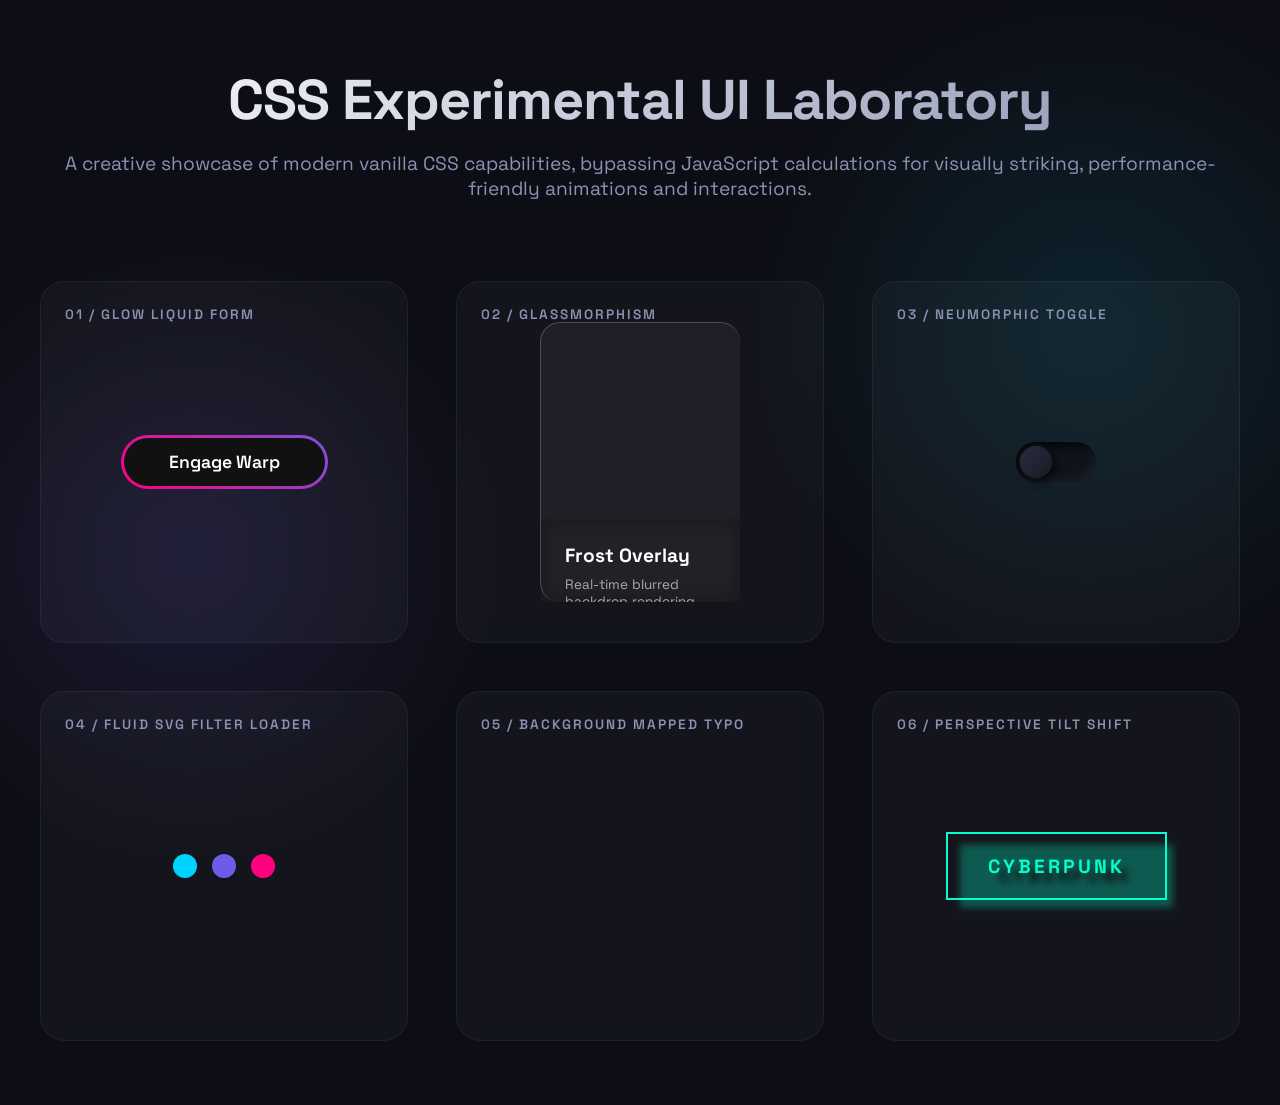
<file: index.html>
<!DOCTYPE html>
<html lang="en">
<head>
  <meta charset="UTF-8">
  <meta name="viewport" content="width=device-width, initial-scale=1.0">
  <title>CSS Component Laboratory</title>
  <link href="https://fonts.googleapis.com/css2?family=Space+Grotesk:wght@300;400;600;700&display=swap" rel="stylesheet">
  <style>
    :root {
      --bg-color: #0d0e15;
      --text-main: #ffffff;
      --text-muted: #8b92b2;
      --accent: #6c5ce7;
      --accent-glow: rgba(108, 92, 231, 0.4);
    }
    
    * {
      box-sizing: border-box;
      margin: 0;
      padding: 0;
      font-family: 'Space Grotesk', sans-serif;
    }

    body {
      background-color: var(--bg-color);
      color: var(--text-main);
      min-height: 100vh;
      display: flex;
      flex-direction: column;
      align-items: center;
      padding: 4rem 2rem;
      background-image: 
        radial-gradient(circle at 15% 50%, rgba(108, 92, 231, 0.15), transparent 25%),
        radial-gradient(circle at 85% 30%, rgba(0, 212, 255, 0.1), transparent 25%);
    }

    header {
      text-align: center;
      margin-bottom: 5rem;
    }

    h1 {
      font-size: 3.5rem;
      font-weight: 700;
      letter-spacing: -1px;
      margin-bottom: 1rem;
      background: linear-gradient(135deg, #fff, #8b92b2);
      -webkit-background-clip: text;
      -webkit-text-fill-color: transparent;
    }

    p.subtitle {
      color: var(--text-muted);
      font-size: 1.2rem;
      max-w: 600px;
      margin: auto;
    }

    .grid {
      display: grid;
      grid-template-columns: repeat(auto-fit, minmax(320px, 1fr));
      gap: 3rem;
      width: 100%;
      max-width: 1200px;
    }

    .experiment-container {
      background: rgba(255, 255, 255, 0.03);
      border: 1px solid rgba(255, 255, 255, 0.05);
      border-radius: 24px;
      padding: 2.5rem;
      display: flex;
      flex-direction: column;
      align-items: center;
      justify-content: center;
      min-height: 350px;
      position: relative;
      overflow: hidden;
      backdrop-filter: blur(10px);
      transition: transform 0.3s ease, box-shadow 0.3s ease;
    }

    .experiment-container:hover {
      transform: translateY(-5px);
      box-shadow: 0 20px 40px rgba(0,0,0,0.4);
      border-color: rgba(255, 255, 255, 0.1);
    }

    .exp-title {
      position: absolute;
      top: 1.5rem;
      left: 1.5rem;
      font-size: 0.85rem;
      font-weight: 600;
      color: var(--text-muted);
      text-transform: uppercase;
      letter-spacing: 2px;
    }

    /* ==========================================================
       EXPERIMENT 1: NEON LIQUID GLOW BUTTON
       ========================================================== */
    .liquid-btn {
      position: relative;
      padding: 1rem 3rem;
      font-size: 1.1rem;
      font-weight: 600;
      color: white;
      background: transparent;
      border: none;
      cursor: pointer;
      outline: none;
      border-radius: 50px;
    }

    .liquid-btn span {
      position: relative;
      z-index: 10;
    }

    .liquid-btn::before, .liquid-btn::after {
      content: '';
      position: absolute;
      top: 0; left: 0; right: 0; bottom: 0;
      border-radius: 50px;
      z-index: 1;
      transition: 0.5s;
    }

    .liquid-btn::before {
      background: linear-gradient(45deg, #ff007f, #6c5ce7, #00d2ff, #00ff87);
      background-size: 400%;
      animation: glowing 15s linear infinite;
    }

    .liquid-btn::after {
      background: #111;
      top: 3px; left: 3px; right: 3px; bottom: 3px;
    }
    
    .liquid-btn:hover::before {
      filter: blur(20px);
    }
    
    @keyframes glowing {
      0% { background-position: 0 0; }
      50% { background-position: 400% 0; }
      100% { background-position: 0 0; }
    }


    /* ==========================================================
       EXPERIMENT 2: GLASSMORPHISM HOVER CARD
       ========================================================== */
    .glass-card {
      width: 200px;
      height: 280px;
      background: rgba(255, 255, 255, 0.05);
      border-radius: 20px;
      overflow: hidden;
      display: flex;
      flex-direction: column;
      position: relative;
      cursor: pointer;
      border-top: 1px solid rgba(255, 255, 255, 0.2);
      border-left: 1px solid rgba(255, 255, 255, 0.2);
    }

    .glass-card::before {
      content: '';
      position: absolute;
      top: -150px; left: -150px;
      width: 300px; height: 300px;
      background: radial-gradient(circle, rgba(255,255,255,0.2) 0%, transparent 60%);
      opacity: 0;
      transition: opacity 0.4s;
      pointer-events: none;
    }

    .glass-card:hover::before { opacity: 1; }

    .card-content {
      padding: 1.5rem;
      margin-top: auto;
      transform: translateY(100px);
      transition: transform 0.4s cubic-bezier(0.175, 0.885, 0.32, 1.275);
      background: rgba(0,0,0,0.3);
      backdrop-filter: blur(10px);
    }

    .glass-card:hover .card-content { transform: translateY(0); }
    
    .glass-card h3 { font-size: 1.2rem; margin-bottom: 0.5rem; }
    .glass-card p { font-size: 0.85rem; color: #aaa; }


    /* ==========================================================
       EXPERIMENT 3: NEUMORPHIC DARK TOGGLE
       ========================================================== */
    .toggle-wrapper { display: flex; align-items: center; gap: 1rem; }
    
    .nm-toggle {
      width: 80px; height: 40px;
      appearance: none;
      background: #11131c;
      border-radius: 40px;
      position: relative;
      outline: none;
      cursor: pointer;
      box-shadow: 
        inset 4px 4px 8px rgba(0,0,0,0.8),
        inset -4px -4px 8px rgba(255,255,255,0.05);
      transition: 0.3s ease;
    }

    .nm-toggle::after {
      content: '';
      position: absolute;
      width: 32px; height: 32px;
      top: 4px; left: 4px;
      border-radius: 50%;
      background: linear-gradient(135deg, #2a2d3e, #181a25);
      box-shadow: 
        4px 4px 8px rgba(0,0,0,0.6),
        -2px -2px 4px rgba(255,255,255,0.05);
      transition: 0.3s cubic-bezier(0.68, -0.55, 0.265, 1.55);
    }

    .nm-toggle:checked { background: #1a1532; }
    
    .nm-toggle:checked::after {
      left: 44px;
      background: linear-gradient(135deg, #8c7ae6, #6c5ce7);
      box-shadow: 
        0 0 15px rgba(108, 92, 231, 0.6),
        inset 2px 2px 4px rgba(255,255,255,0.3);
    }


    /* ==========================================================
       EXPERIMENT 4: LIQUID PRELOADER SPINNER
       ========================================================== */
    .loader {
      display: flex;
      gap: 15px;
      filter: url('#goo');
    }

    .blob {
      width: 24px; height: 24px;
      border-radius: 50%;
      background: #00d2ff;
      animation: morphing 1.5s cubic-bezier(0.4, 0, 0.2, 1) infinite alternate;
    }

    .blob:nth-child(2) { animation-delay: 0.2s; background: #6c5ce7; }
    .blob:nth-child(3) { animation-delay: 0.4s; background: #ff007f; }

    @keyframes morphing {
      0% { transform: translateY(0) scale(1); opacity: 0.5; }
      100% { transform: translateY(-30px) scale(1.5); opacity: 1; }
    }


    /* ==========================================================
       EXPERIMENT 5: TEXT CLIPPING MASK
       ========================================================== */
    .clip-text {
      font-size: 5rem;
      font-weight: 800;
      color: transparent;
      background-image: url('https://images.unsplash.com/photo-1618005182384-a83a8bd57fbe?q=80&w=2564&auto=format&fit=crop');
      background-size: cover;
      background-position: center;
      -webkit-background-clip: text;
      animation: panText 20s linear infinite;
    }

    @keyframes panText {
      0% { background-position: 0% 50%; }
      50% { background-position: 100% 50%; }
      100% { background-position: 0% 50%; }
    }


    /* ==========================================================
       EXPERIMENT 6: CYBERPUNK 3D TILT BUTTON
       ========================================================== */
    .tilt-wrapper { perspective: 1000px; }
    .cyber-btn {
      padding: 1.2rem 2.5rem;
      background: transparent;
      color: #00ffcc;
      font-size: 1.2rem;
      font-weight: bold;
      letter-spacing: 3px;
      text-transform: uppercase;
      border: 2px solid #00ffcc;
      position: relative;
      cursor: pointer;
      transform-style: preserve-3d;
      transition: transform 0.1s;
    }

    .cyber-btn::before {
      content: 'CYBERPUNK';
      position: absolute;
      top: 0; left: 0; width: 100%; height: 100%;
      background: #00ffcc;
      color: #000;
      display: flex; align-items: center; justify-content: center;
      transform: translateZ(-20px) translateY(10px) translateX(10px);
      transition: 0.3s;
      opacity: 0.3;
      filter: blur(4px);
    }
    
    .cyber-btn:hover {
      transform: rotateX(15deg) rotateY(-15deg);
      box-shadow: -10px 10px 30px rgba(0,255,204,0.2);
    }
  </style>
</head>
<body>

  <header>
    <h1>CSS Experimental UI Laboratory</h1>
    <p class="subtitle">A creative showcase of modern vanilla CSS capabilities, bypassing JavaScript calculations for visually striking, performance-friendly animations and interactions.</p>
  </header>

  <div class="grid">
    
    <!-- Ex 1 -->
    <div class="experiment-container">
      <div class="exp-title">01 / Glow Liquid Form</div>
      <button class="liquid-btn"><span>Engage Warp</span></button>
    </div>

    <!-- Ex 2 -->
    <div class="experiment-container">
      <div class="exp-title">02 / Glassmorphism</div>
      <div class="glass-card">
        <div class="card-content">
          <h3>Frost Overlay</h3>
          <p>Real-time blurred backdrop rendering using CSS filters combined with dynamic gradient opacity loops.</p>
        </div>
      </div>
    </div>

    <!-- Ex 3 -->
    <div class="experiment-container">
      <div class="exp-title">03 / Neumorphic Toggle</div>
      <div class="toggle-wrapper">
        <input type="checkbox" class="nm-toggle" id="modeSwitch">
      </div>
    </div>

    <!-- Ex 4 -->
    <div class="experiment-container">
      <div class="exp-title">04 / Fluid SVG Filter Loader</div>
      
      <!-- SVG Filter needed for gooey effect -->
      <svg style="width:0;height:0;position:absolute;">
        <defs>
          <filter id="goo">
            <feGaussianBlur in="SourceGraphic" stdDeviation="8" result="blur" />
            <feColorMatrix in="blur" mode="matrix" values="1 0 0 0 0  0 1 0 0 0  0 0 1 0 0  0 0 0 18 -7" result="goo" />
            <feBlend in="SourceGraphic" in2="goo" />
          </filter>
        </defs>
      </svg>
      
      <div class="loader">
        <div class="blob"></div>
        <div class="blob"></div>
        <div class="blob"></div>
      </div>
    </div>

    <!-- Ex 5 -->
    <div class="experiment-container">
      <div class="exp-title">05 / Background Mapped Typo</div>
      <h2 class="clip-text">CSS3</h2>
    </div>

    <!-- Ex 6 -->
    <div class="experiment-container">
      <div class="exp-title">06 / Perspective Tilt Shift</div>
      <div class="tilt-wrapper">
        <button class="cyber-btn">CYBERPUNK</button>
      </div>
      <!-- Simple manual JS just to handle true 3D tracking mathematically for perfection -->
      <script>
        const btn = document.querySelector('.cyber-btn');
        btn.addEventListener('mousemove', (e) => {
          const rect = btn.getBoundingClientRect();
          const x = e.clientX - rect.left;
          const y = e.clientY - rect.top;
          const rotateX = ((y / rect.height) - 0.5) * -30;
          const rotateY = ((x / rect.width) - 0.5) * 30;
          btn.style.transform = `rotateX(${rotateX}deg) rotateY(${rotateY}deg)`;
        });
        btn.addEventListener('mouseleave', () => {
          btn.style.transform = 'rotateX(0) rotateY(0)';
        });
      </script>
    </div>

  </div>

</body>
</html>
</file>
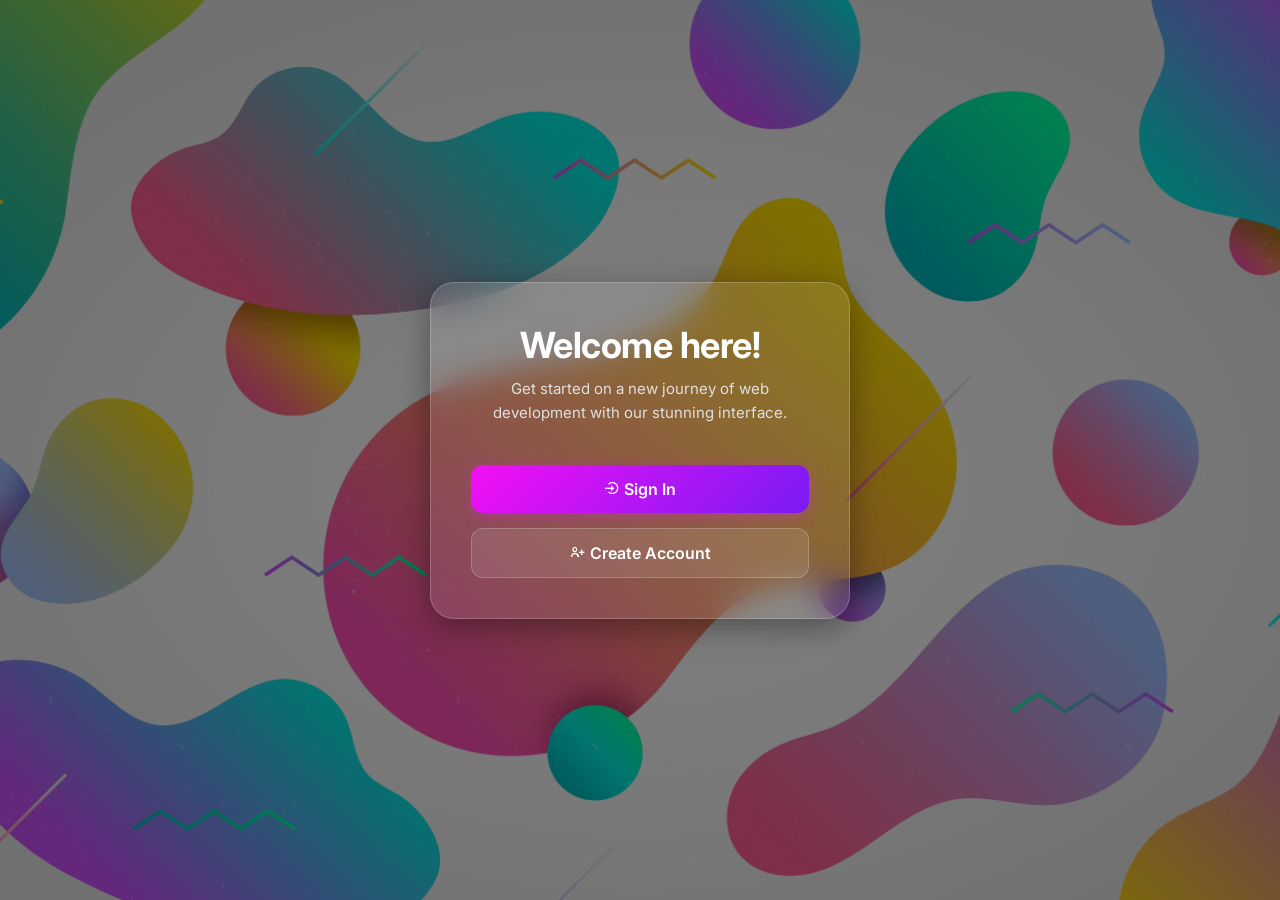
<file: 3-view-login-page/index.html>
<!DOCTYPE html>
<html lang="en">
<head>
    <meta charset="UTF-8">
    <meta name="viewport" content="width=device-width, initial-scale=1.0">
    <title>Welcome - Modern UI</title>
    <!-- Boxicons for beautiful icons -->
    <link href='https://unpkg.com/boxicons@2.1.4/css/boxicons.min.css' rel='stylesheet'>
    <link rel="stylesheet" href="style.css">
</head>
<body>
    <div class="glass-panel text-center">
        <h1>Welcome here!</h1>
        <p>Get started on a new journey of web development with our stunning interface.</p>
        
        <div style="margin-top: 40px;">
            <a href="sign_in.html" class="btn-primary">
                <i class='bx bx-log-in-circle'></i> Sign In
            </a>
            <a href="sign-up.html" class="btn-secondary">
                <i class='bx bx-user-plus'></i> Create Account
            </a>
        </div>
    </div>
</body>
</html>
</file>
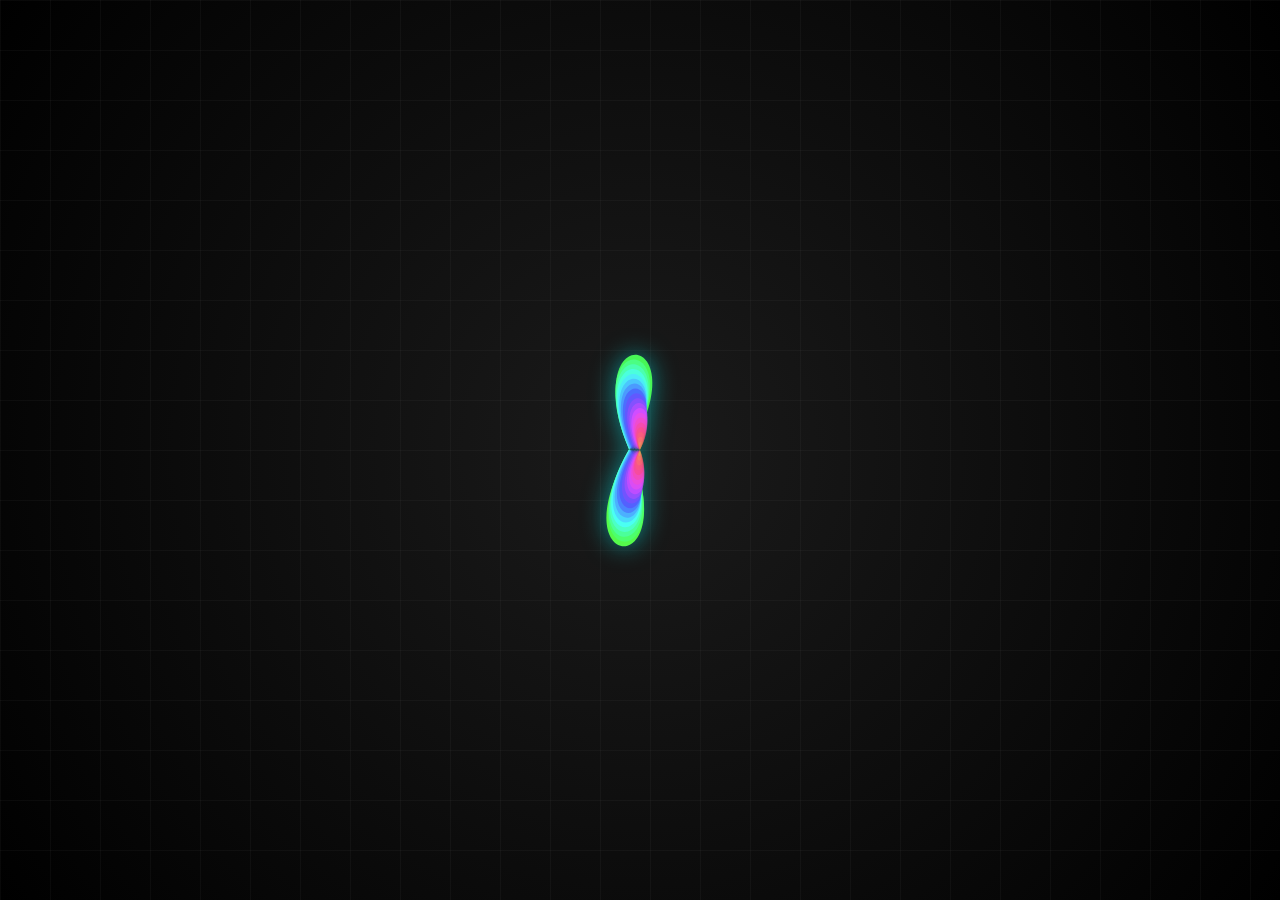
<file: Cursor-worm/index.html>
<!DOCTYPE html>
<html lang="en">
<head>
  <meta charset="UTF-8" />
  <meta name="viewport" content="width=device-width, initial-scale=1.0">
  <title>Neon Cursor Worm</title>
  <style>
    body {
      margin: 0;
      background: radial-gradient(circle at center, #1b1b1b, #000000);
      overflow: hidden;
      cursor: crosshair;
    }
    svg {
      width: 100vw;
      height: 100vh;
      display: block;
      /* Add a glowing neon shadow effect to the entire SVG space */
      filter: drop-shadow(0 0 12px rgba(0, 255, 255, 0.5));
    }
    .grid {
      position: absolute;
      top: 0; left: 0; width: 100vw; height: 100vh;
      background-size: 50px 50px;
      /* Subtle cyberpunk background grid */
      background-image: 
        linear-gradient(to right, rgba(255,255,255,0.03) 1px, transparent 1px),
        linear-gradient(to bottom, rgba(255,255,255,0.03) 1px, transparent 1px);
      z-index: -1;
    }
  </style>
</head>
<body>
  <div class="grid"></div>
  <svg id="canvas" xmlns="http://www.w3.org/2000/svg">
    <defs>
      <!-- Define the worm body shape without hardcoded fill to allow JS dynamic coloring -->
      <path id="seg" d="M0,0 C-20,-40 20,-40 0,0 Z" />
    </defs>
  </svg>

  <script>
    const svg = document.getElementById("canvas");
    const N = 45; // Length of the worm
    const elems = [];
    let frm = 0;
    const rad = 1.2;
    let width = window.innerWidth;
    let height = window.innerHeight;

    // Handle Window Resize dynamically
    window.addEventListener('resize', () => {
      width = window.innerWidth;
      height = window.innerHeight;
    });

    const pointer = { x: width / 2, y: height / 2 };
    
    // Desktop Mouse Tracking
    window.addEventListener("mousemove", (e) => {
      pointer.x = e.clientX;
      pointer.y = e.clientY;
    });
    
    // Mobile Touch Tracking
    window.addEventListener("touchmove", (e) => {
      pointer.x = e.touches[0].clientX;
      pointer.y = e.touches[0].clientY;
    });

    // Generate instances of the SVG segment path
    for (let i = 0; i < N; i++) {
      const use = document.createElementNS("http://www.w3.org/2000/svg", "use");
      use.setAttributeNS("http://www.w3.org/1999/xlink", "href", "#seg");
      svg.appendChild(use);
      elems.push({ x: pointer.x, y: pointer.y, use });
    }

    // Animation Loop
    const run = () => {
      frm += 0.03; // Speed of the color cycle and organic wobble
      requestAnimationFrame(run);

      let head = elems[0];
      
      // Organic drifting logic (so it moves even when the mouse is still)
      const ax = (Math.cos(3 * frm) * rad * width) / height;
      const ay = (Math.sin(4 * frm) * rad * height) / width;

      // Elastic pull towards the pointer location
      head.x += (ax + pointer.x - head.x) / 8;
      head.y += (ay + pointer.y - head.y) / 8;

      // Kinematics: the body segments naturally follow the head
      for (let i = 1; i < N; i++) {
        let e = elems[i];
        let ep = elems[i - 1];
        const a = Math.atan2(e.y - ep.y, e.x - ep.x);

        e.x += (ep.x - e.x + (Math.cos(a) * (100 - i)) / 5) / 4;
        e.y += (ep.y - e.y + (Math.sin(a) * (100 - i)) / 5) / 4;

        // Shrink the segments at the tail end
        const s = (162 + 4 * (1 - i)) / 50;

        e.use.setAttribute("transform", `translate(${(ep.x + e.x) / 2}, ${(ep.y + e.y) / 2}) rotate(${(180 / Math.PI) * a}) scale(${s})`);
        
        // Update coloring dynamically using Math and Frame counts for a "Rainbow Neon" effect
        const hue = (frm * 60 + i * 8) % 360;
        e.use.setAttribute("fill", `hsl(${hue}, 100%, 65%)`);
        e.use.setAttribute("opacity", Math.max(0.1, (N - i) / N)); // Tail becomes slightly transparent
      }
    };
    
    run();
  </script>
</body>
</html>
</file>
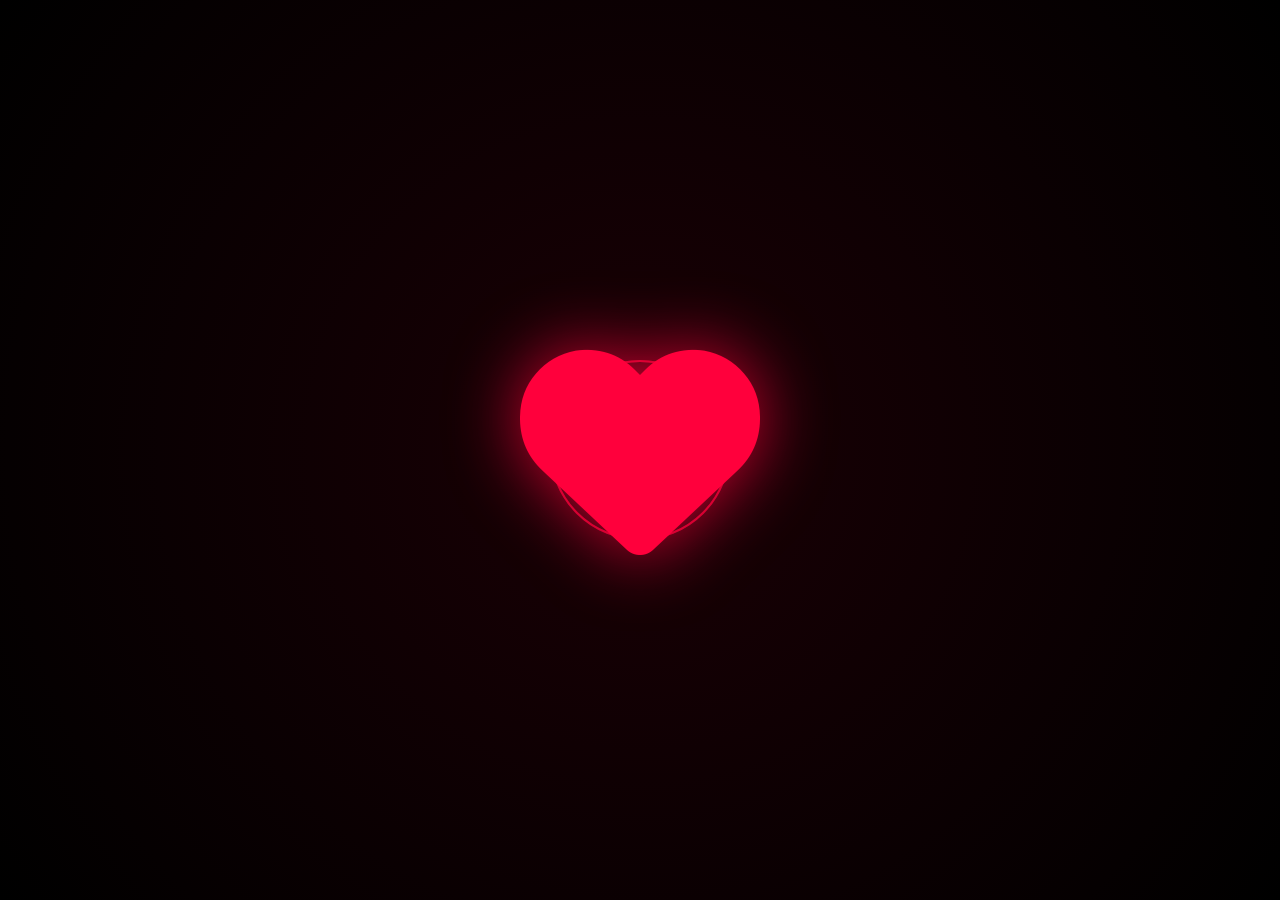
<file: Heart-Beat-animation/index.html>
<!DOCTYPE html>
<html lang="en">
<head>
    <meta charset="UTF-8">
    <meta name="viewport" content="width=device-width, initial-scale=1.0">
    <title>Realistic Heartbeat Animation</title>
    <!-- FontAwesome Vector Icon -->
    <link rel="stylesheet" href="https://cdnjs.cloudflare.com/ajax/libs/font-awesome/6.4.0/css/all.min.css" />
    <link rel="stylesheet" href="style.css">
</head>
<body>
    <div class="container">
        <div class="heart-wrapper">
            <!-- Central glowing heart -->
            <i class="fa-solid fa-heart heart-icon"></i>
            
            <!-- Dissipating pulse rings -->
            <div class="glow-ring"></div>
            <div class="glow-ring delay"></div>
        </div>
    </div>
</body>
</html>
</file>
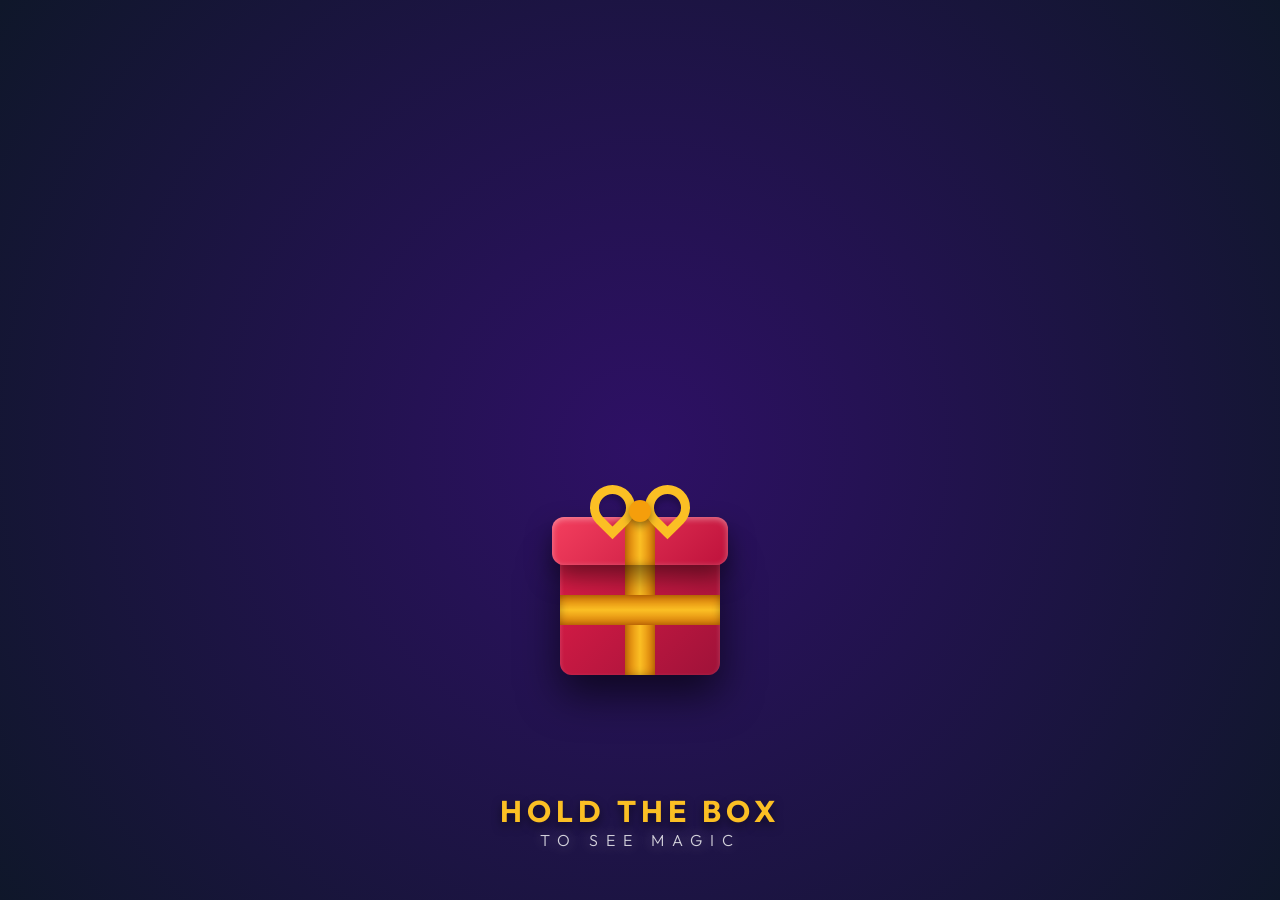
<file: Wish-Box/index.html>
<!DOCTYPE html>
<html lang="en">
<head>
    <meta charset="UTF-8" />
    <meta name="viewport" content="width=device-width, initial-scale=1.0" />
    <!-- Preconnect to Google Fonts for elegant typography -->
    <link rel="preconnect" href="https://fonts.googleapis.com">
    <link rel="preconnect" href="https://fonts.gstatic.com" crossorigin>
    <link href="https://fonts.googleapis.com/css2?family=Outfit:wght@300;500;700&display=swap" rel="stylesheet">
    <link rel="stylesheet" href="style.css" />
    <title>Magical Wish Box</title>
</head>
<body>
    <div class="scene-container">
        <!-- Interactive Trigger Overlay -->
        <div class="trigger" id="glass-trigger"></div>
        
        <div class="gift-box">
            <!-- Images that fly out magically -->
            <div class="box-wish">
                <img id="wish" src="output-onlinepngtools.png" alt="Wish">
                <img src="1.png" alt="Memory" id="img1" class="pics">
                <img src="2.png" alt="Memory" id="img2" class="pics">
                <img src="3.png" alt="Memory" id="img3" class="pics">
                <img src="4.png" alt="Memory" id="img4" class="pics">
            </div>

            <!-- Inside Depth of the Box -->
            <div class="box-body-inner"></div>

            <!-- The Front Body of the Box -->
            <div class="box-body">
                <div class="ribbon-vertical"></div>
                <div class="ribbon-horizontal"></div>
            </div>

            <!-- The Beautiful Cap/Lid with Bow -->
            <div class="box-cap">
                <div class="ribbon-vertical"></div>
                <div class="bow">
                    <div class="bow-left"></div>
                    <div class="bow-right"></div>
                    <div class="bow-center"></div>
                </div>
            </div>
        </div>

        <div class="instructions">
            <p>HOLD THE BOX</p>
            <span>TO SEE MAGIC</span>
        </div>
    </div>

    <!-- Hidden Audio elements -->
    <audio src="WhatsApp Audio 2024-08-04 at 00.08.29_011efd3e.mp3" id="activeAudio" preload="auto"></audio>
    <script src="script.js"></script>
</body>
</html>
</file>
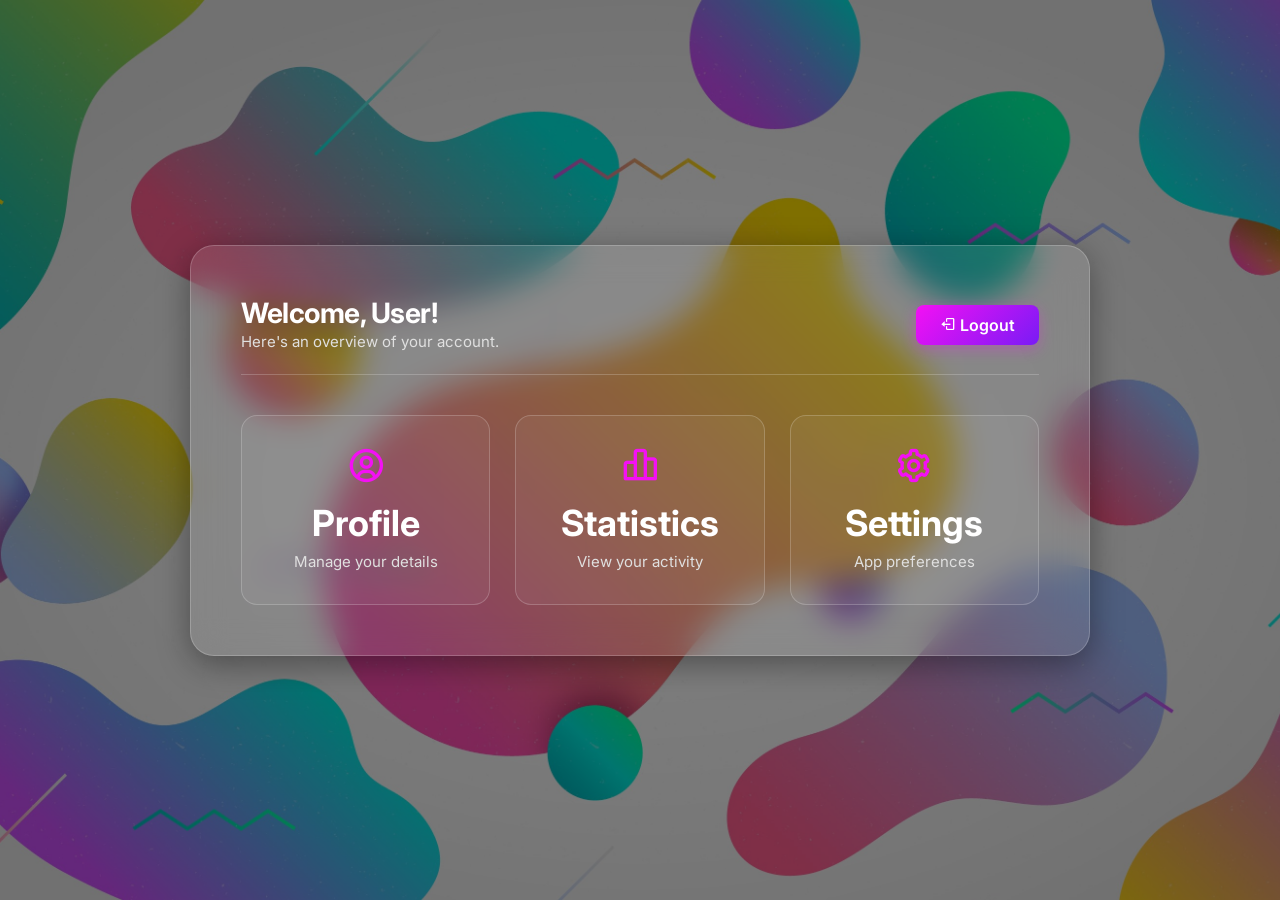
<file: 3-view-login-page/dashboard.html>
<!DOCTYPE html>
<html lang="en">
<head>
    <meta charset="UTF-8">
    <meta name="viewport" content="width=device-width, initial-scale=1.0">
    <title>Dashboard - Modern UI</title>
    <link href='https://unpkg.com/boxicons@2.1.4/css/boxicons.min.css' rel='stylesheet'>
    <link rel="stylesheet" href="style.css">
</head>
<body>
    <div class="glass-panel dashboard-panel">
        <div class="dashboard-header">
            <div>
                <h1>Welcome, User!</h1>
                <p style="text-align: left; margin-bottom: 0;">Here's an overview of your account.</p>
            </div>
            <a href="index.html" class="btn-primary" style="text-decoration: none; color: white;">
                <i class='bx bx-log-out'></i> Logout
            </a>
        </div>
        
        <div class="stats-grid">
            <div class="stat-card">
                <i class='bx bx-user-circle'></i>
                <h3>Profile</h3>
                <p>Manage your details</p>
            </div>
            <div class="stat-card">
                <i class='bx bx-bar-chart-alt-2'></i>
                <h3>Statistics</h3>
                <p>View your activity</p>
            </div>
            <div class="stat-card">
                <i class='bx bx-cog'></i>
                <h3>Settings</h3>
                <p>App preferences</p>
            </div>
        </div>
    </div>
</body>
</html>
</file>
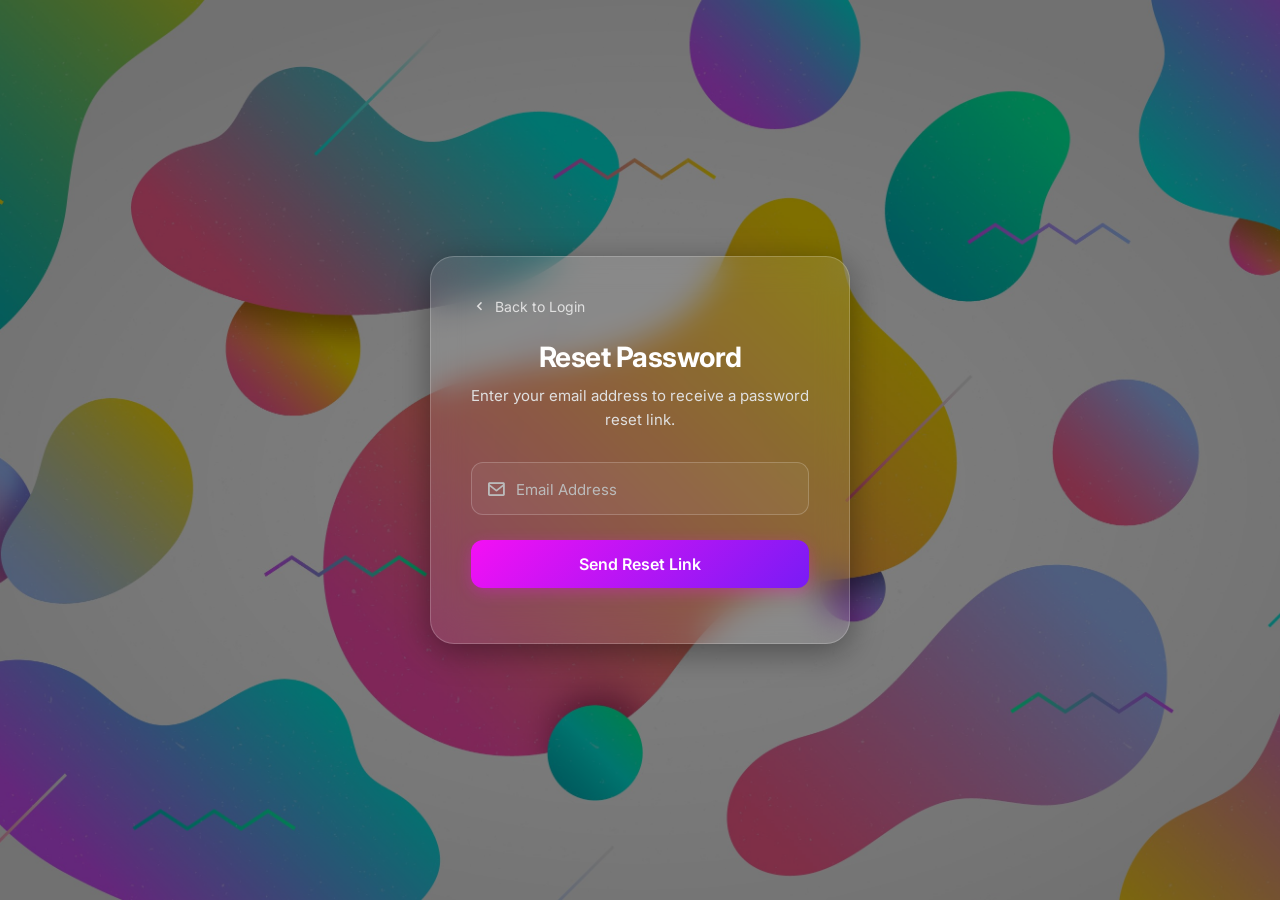
<file: 3-view-login-page/forgot_password.html>
<!DOCTYPE html>
<html lang="en">
<head>
    <meta charset="UTF-8">
    <meta name="viewport" content="width=device-width, initial-scale=1.0">
    <title>Forgot Password - Modern UI</title>
    <link href='https://unpkg.com/boxicons@2.1.4/css/boxicons.min.css' rel='stylesheet'>
    <link rel="stylesheet" href="style.css">
</head>
<body>
    <div class="glass-panel">
        <a href="sign_in.html" class="back-link"><i class='bx bx-chevron-left'></i> Back to Login</a>
        
        <h2>Reset Password</h2>
        <p>Enter your email address to receive a password reset link.</p>
        
        <form action="index.html">
            <div class="form-group">
                <input type="email" id="email" placeholder=" " required>
                <i class='bx bx-envelope'></i>
                <label for="email">Email Address</label>
            </div>
            
            <button type="submit" class="btn-primary">Send Reset Link</button>
        </form>
    </div>
</body>
</html>
</file>
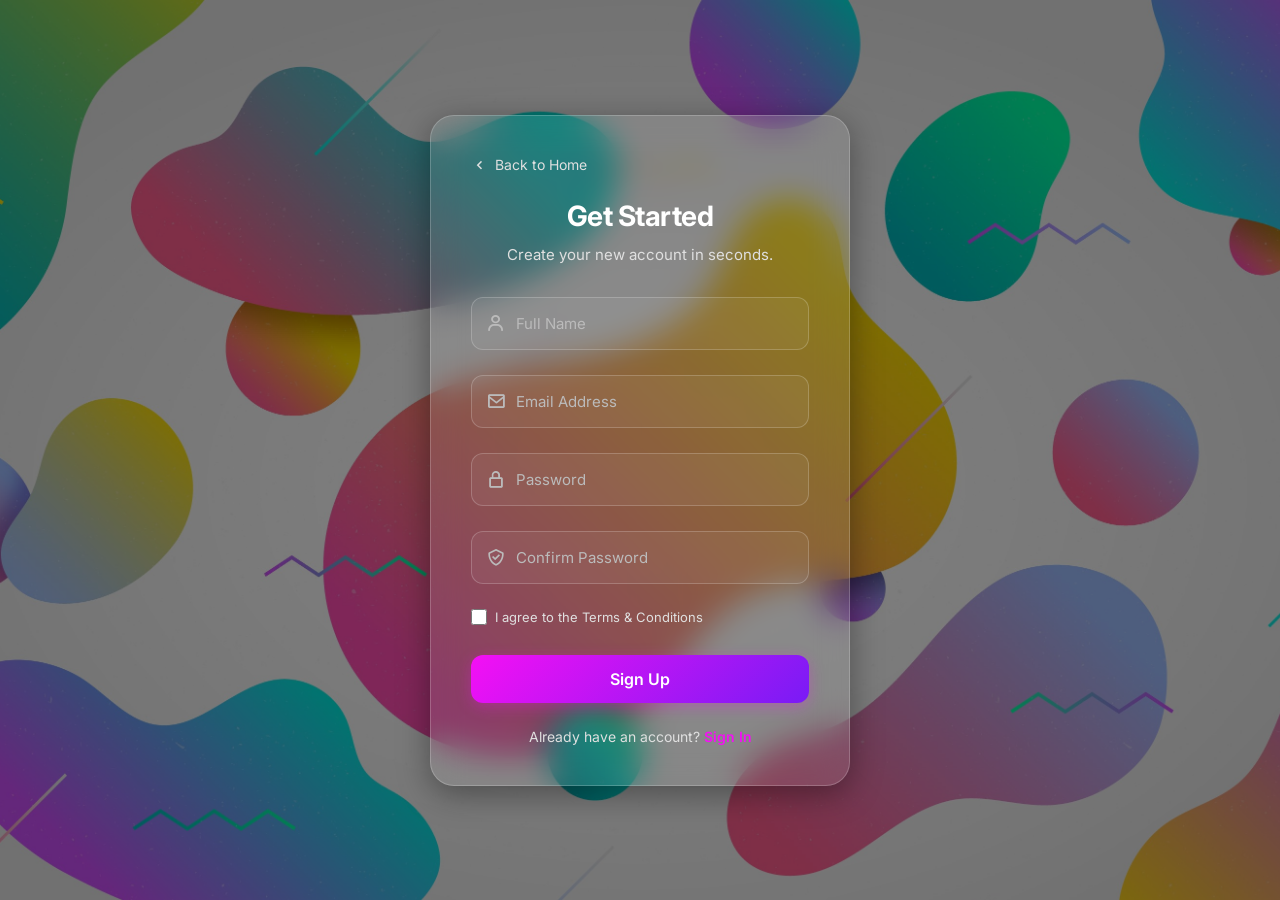
<file: 3-view-login-page/sign-up.html>
<!DOCTYPE html>
<html lang="en">
<head>
    <meta charset="UTF-8">
    <meta name="viewport" content="width=device-width, initial-scale=1.0">
    <title>Sign Up - Modern UI</title>
    <link href='https://unpkg.com/boxicons@2.1.4/css/boxicons.min.css' rel='stylesheet'>
    <link rel="stylesheet" href="style.css">
</head>
<body>
    <div class="glass-panel">
        <a href="index.html" class="back-link"><i class='bx bx-chevron-left'></i> Back to Home</a>
        
        <h2>Get Started</h2>
        <p>Create your new account in seconds.</p>
        
        <form action="dashboard.html">
            <div class="form-group">
                <input type="text" id="fullname" placeholder=" " required>
                <i class='bx bx-user'></i>
                <label for="fullname">Full Name</label>
            </div>
            
            <div class="form-group">
                <input type="email" id="email" placeholder=" " required>
                <i class='bx bx-envelope'></i>
                <label for="email">Email Address</label>
            </div>
            
            <div class="form-group">
                <input type="password" id="password" placeholder=" " required>
                <i class='bx bx-lock-alt'></i>
                <label for="password">Password</label>
            </div>
            
            <div class="form-group">
                <input type="password" id="confirm-password" placeholder=" " required>
                <i class='bx bx-check-shield'></i>
                <label for="confirm-password">Confirm Password</label>
            </div>
            
            <div class="form-options">
                <label>
                    <input type="checkbox" id="terms" required>
                    I agree to the Terms & Conditions
                </label>
            </div>
            
            <button type="submit" class="btn-primary">Sign Up</button>
            
            <div class="login-footer">
                Already have an account? <a href="sign_in.html" class="link">Sign In</a>
            </div>
        </form>
    </div>
</body>
</html>
</file>
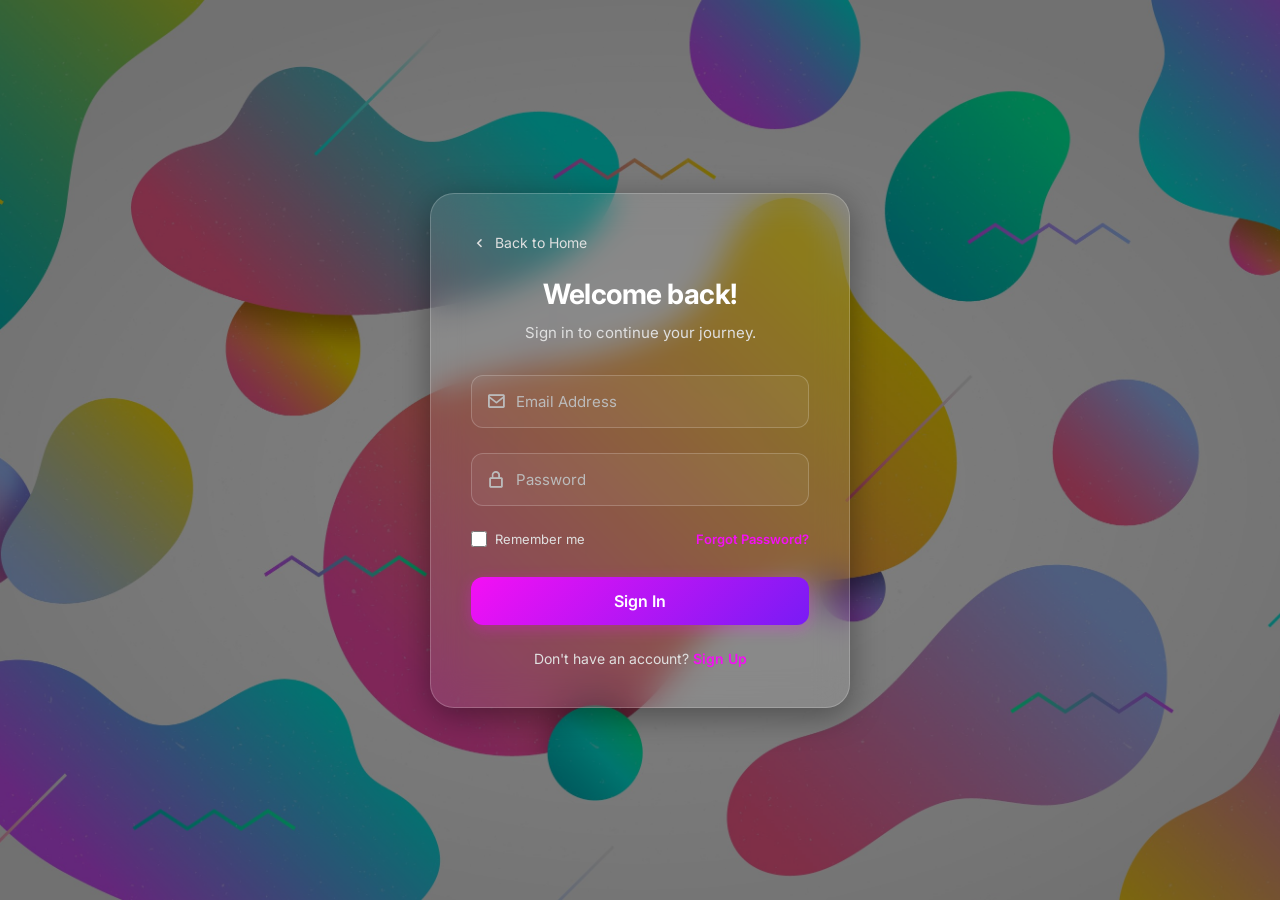
<file: 3-view-login-page/sign_in.html>
<!DOCTYPE html>
<html lang="en">
<head>
    <meta charset="UTF-8">
    <meta name="viewport" content="width=device-width, initial-scale=1.0">
    <title>Sign In - Modern UI</title>
    <link href='https://unpkg.com/boxicons@2.1.4/css/boxicons.min.css' rel='stylesheet'>
    <link rel="stylesheet" href="style.css">
</head>
<body>
    <div class="glass-panel">
        <a href="index.html" class="back-link"><i class='bx bx-chevron-left'></i> Back to Home</a>
        
        <h2>Welcome back!</h2>
        <p>Sign in to continue your journey.</p>
        
        <form action="dashboard.html">
            <div class="form-group">
                <input type="email" id="email" placeholder=" " required>
                <i class='bx bx-envelope'></i>
                <label for="email">Email Address</label>
            </div>
            
            <div class="form-group">
                <input type="password" id="password" placeholder=" " required>
                <i class='bx bx-lock-alt'></i>
                <label for="password">Password</label>
            </div>
            
            <div class="form-options">
                <label>
                    <input type="checkbox" id="remember">
                    Remember me
                </label>
                <a href="forgot_password.html" class="link">Forgot Password?</a>
            </div>
            
            <!-- Using a button element instead of input to act as a proper submit taking you to dashboard.html -->
            <button type="submit" class="btn-primary">Sign In</button>
            
            <div class="login-footer">
                Don't have an account? <a href="sign-up.html" class="link">Sign Up</a>
            </div>
        </form>
    </div>
</body>
</html>
</file>
<file: 3-view-login-page/style.css>
@import url('https://fonts.googleapis.com/css2?family=Inter:wght@300;400;600;700&display=swap');

:root {
  --primary-color: #f410f4;
  --secondary-color: #940e94;
  --accent-color: #791bf5;
  --text-primary: #ffffff;
  --text-secondary: #e0e0e0;
  --glass-bg: rgba(255, 255, 255, 0.1);
  --glass-border: rgba(255, 255, 255, 0.2);
  --glass-shadow: 0 8px 32px 0 rgba(0, 0, 0, 0.37);
}

* {
  margin: 0;
  padding: 0;
  box-sizing: border-box;
  font-family: 'Inter', sans-serif;
}

body {
  background: url("colorbubble.jpg") center/cover no-repeat fixed;
  min-height: 100vh;
  display: flex;
  align-items: center;
  justify-content: center;
  color: var(--text-primary);
  /* Dark overlay to make everything legible */
  box-shadow: inset 0 0 0 2000px rgba(0, 0, 0, 0.5);
}

/* Glassmorphism Panel Base */
.glass-panel {
  background: var(--glass-bg);
  backdrop-filter: blur(16px);
  -webkit-backdrop-filter: blur(16px);
  border: 1px solid var(--glass-border);
  border-radius: 24px;
  box-shadow: var(--glass-shadow);
  padding: 40px;
  width: 100%;
  max-width: 420px;
  position: relative;
  overflow: hidden;
  transition: transform 0.3s ease, box-shadow 0.3s ease;
}

.glass-panel:hover {
  transform: translateY(-5px);
  box-shadow: 0 12px 40px 0 rgba(0, 0, 0, 0.55);
}

/* Typography */
h1 {
  font-weight: 700;
  font-size: 36px;
  margin-bottom: 10px;
  text-align: center;
  letter-spacing: -0.5px;
}
h2 {
  font-weight: 700;
  font-size: 28px;
  margin-bottom: 10px;
  text-align: center;
  letter-spacing: -0.5px;
}
p {
  color: var(--text-secondary);
  text-align: center;
  font-size: 15px;
  margin-bottom: 30px;
  line-height: 1.6;
}

/* Buttons */
.btn-primary {
  display: block;
  width: 100%;
  padding: 14px;
  border: none;
  border-radius: 12px;
  background: linear-gradient(135deg, var(--primary-color), var(--accent-color));
  color: white;
  font-size: 16px;
  font-weight: 600;
  cursor: pointer;
  transition: all 0.3s ease;
  text-align: center;
  text-decoration: none;
  box-shadow: 0 4px 15px rgba(244, 16, 244, 0.3);
  margin-bottom: 15px;
}
.btn-primary:hover {
  background: linear-gradient(135deg, var(--accent-color), var(--primary-color));
  box-shadow: 0 6px 20px rgba(244, 16, 244, 0.5);
  transform: scale(1.02);
}

.btn-secondary {
  display: block;
  width: 100%;
  padding: 14px;
  border: 1px solid var(--glass-border);
  border-radius: 12px;
  background: rgba(255, 255, 255, 0.1);
  color: white;
  font-size: 16px;
  font-weight: 600;
  cursor: pointer;
  transition: all 0.3s ease;
  text-align: center;
  text-decoration: none;
}
.btn-secondary:hover {
  background: rgba(255, 255, 255, 0.2);
  transform: scale(1.02);
}

/* Forms */
.form-group {
  position: relative;
  margin-bottom: 25px;
}

.form-group input {
  width: 100%;
  padding: 16px 16px 16px 45px;
  background: rgba(255, 255, 255, 0.05);
  border: 1px solid var(--glass-border);
  border-radius: 12px;
  color: white;
  font-size: 15px;
  outline: none;
  transition: all 0.3s ease;
}

.form-group input:focus {
  border-color: var(--primary-color);
  background: rgba(255, 255, 255, 0.1);
  box-shadow: 0 0 0 4px rgba(244, 16, 244, 0.15);
}

.form-group label {
  position: absolute;
  top: 50%;
  left: 45px;
  transform: translateY(-50%);
  color: #bbbbbb;
  font-size: 15px;
  pointer-events: none;
  transition: all 0.3s ease;
}

/* Floating label magic */
.form-group input:focus ~ label,
.form-group input:not(:placeholder-shown) ~ label {
  top: -10px;
  left: 15px;
  font-size: 12px;
  color: var(--primary-color);
  background: #1a0f2e; /* dark color to blend with overlay */
  padding: 0 6px;
  border-radius: 4px;
  transform: translateY(0);
}

/* Input Icons */
.form-group i {
  position: absolute;
  top: 50%;
  left: 15px;
  transform: translateY(-50%);
  color: #bbbbbb;
  font-size: 20px;
  transition: color 0.3s ease;
  pointer-events: none;
}
.form-group input:focus ~ i {
  color: var(--primary-color);
}

/* Helpers */
.form-options {
  display: flex;
  justify-content: space-between;
  align-items: center;
  margin-bottom: 30px;
  font-size: 13px;
}
.form-options label {
  display: flex;
  align-items: center;
  cursor: pointer;
  color: var(--text-secondary);
  transition: color 0.3s;
}
.form-options label:hover {
  color: white;
}
.form-options input[type="checkbox"] {
  margin-right: 8px;
  width: 16px;
  height: 16px;
  accent-color: var(--primary-color);
  cursor: pointer;
}

.link {
  color: var(--primary-color);
  text-decoration: none;
  font-weight: 600;
  transition: color 0.3s;
}
.link:hover {
  text-decoration: underline;
  color: #ff5eff;
}

.login-footer {
  text-align: center;
  margin-top: 25px;
  font-size: 14px;
  color: var(--text-secondary);
}

.back-link {
  display: inline-flex;
  align-items: center;
  color: var(--text-secondary);
  text-decoration: none;
  font-size: 14px;
  margin-bottom: 25px;
  transition: color 0.3s;
}
.back-link:hover {
  color: white;
}
.back-link i {
  margin-right: 6px;
  font-size: 18px;
}

/* Dashboard specific */
.dashboard-panel {
  max-width: 900px;
  width: 90%;
  padding: 50px;
  text-align: left;
}
.dashboard-header {
  display: flex;
  justify-content: space-between;
  align-items: center;
  margin-bottom: 40px;
  padding-bottom: 20px;
  border-bottom: 1px solid var(--glass-border);
}
.dashboard-header h1 {
  margin-bottom: 0;
  text-align: left;
  font-size: 28px;
}
.dashboard-header .btn-primary {
  width: auto;
  margin-bottom: 0;
  padding: 10px 24px;
  border-radius: 8px;
}
.stats-grid {
  display: grid;
  grid-template-columns: repeat(auto-fit, minmax(220px, 1fr));
  gap: 25px;
}
.stat-card {
  background: rgba(255, 255, 255, 0.05);
  border: 1px solid var(--glass-border);
  padding: 30px;
  border-radius: 16px;
  text-align: center;
  transition: transform 0.3s, background 0.3s;
}
.stat-card:hover {
  transform: translateY(-5px);
  background: rgba(255, 255, 255, 0.1);
}
.stat-card i {
  font-size: 40px;
  color: var(--primary-color);
  margin-bottom: 15px;
}
.stat-card h3 {
  font-size: 36px;
  color: white;
  margin-bottom: 5px;
  font-weight: 700;
}
.stat-card p {
  margin-bottom: 0;
  font-size: 15px;
  color: var(--text-secondary);
}

/* Responsive */
@media (max-width: 480px) {
  .glass-panel {
    padding: 30px 20px;
    width: 90%;
  }
  .dashboard-panel {
    padding: 30px 20px;
  }
  .dashboard-header {
    flex-direction: column;
    gap: 15px;
    text-align: center;
  }
  .dashboard-header h1 {
    text-align: center;
  }
}
</file>
<file: Heart-Beat-animation/style.css>
@import url('https://fonts.googleapis.com/css2?family=Inter:wght@300;400;600;700&display=swap');

* {
    margin: 0;
    padding: 0;
    box-sizing: border-box;
}

body {
    height: 100vh;
    width: 100vw;
    /* Immersive radial gradient background */
    background: radial-gradient(circle at center, #1a0005 0%, #000000 100%);
    display: flex;
    justify-content: center;
    align-items: center;
    overflow: hidden;
    font-family: 'Inter', sans-serif;
}

.container {
    position: relative;
    display: flex;
    justify-content: center;
    align-items: center;
}

.heart-wrapper {
    position: relative;
    display: flex;
    justify-content: center;
    align-items: center;
}

.heart-icon {
    font-size: 15rem;
    color: #ff003c;
    /* Advanced drop-shadow filter perfectly contours the shape unlike box/text shadow */
    filter: drop-shadow(0 0 35px rgba(255, 0, 60, 0.8));
    animation: heartbeat 1.2s infinite cubic-bezier(0.215, 0.61, 0.355, 1);
    z-index: 10;
    cursor: pointer;
    transition: filter 0.3s;
}

.heart-icon:hover {
    filter: drop-shadow(0 0 55px rgba(255, 0, 60, 1));
}

/* Hyper-realistic "Lub-dub" double beat rhythm */
@keyframes heartbeat {
    0% { transform: scale(1); }
    15% { transform: scale(1.25); filter: drop-shadow(0 0 60px rgba(255, 0, 60, 1)); }
    30% { transform: scale(1); }
    45% { transform: scale(1.15); filter: drop-shadow(0 0 45px rgba(255, 0, 60, 0.9)); }
    60% { transform: scale(1); }
    100% { transform: scale(1); }
}

/* Pulsing energy rings perfectly synced with the heartbeat */
.glow-ring {
    position: absolute;
    width: 180px;
    height: 180px;
    border-radius: 50%;
    border: 2px solid rgba(255, 0, 60, 0.5);
    animation: pulse-ring 1.2s infinite cubic-bezier(0.215, 0.61, 0.355, 1);
    z-index: 1;
}

/* Syncs up with the second softer beat of the "lub-dub" */
.glow-ring.delay {
    animation-delay: 0.15s;
}

@keyframes pulse-ring {
    0% {
        transform: scale(0.8);
        opacity: 1;
        border-width: 10px;
    }
    60% {
        transform: scale(3.5);
        opacity: 0;
        border-width: 0px;
    }
    100% {
        transform: scale(3.5);
        opacity: 0;
    }
}
</file>
<file: Wish-Box/style.css>
@import url('https://fonts.googleapis.com/css2?family=Outfit:wght@300;500;700&display=swap');

* {
    margin: 0;
    padding: 0;
    box-sizing: border-box;
}

body {
    height: 100vh;
    width: 100vw;
    /* Immersive, rich dark radial background */
    background: radial-gradient(circle at center, #2e1065, #0f172a);
    font-family: 'Outfit', sans-serif;
    display: flex;
    justify-content: center;
    align-items: center;
    overflow: hidden;
    color: #fff;
    user-select: none; /* prevent text selection on intense holding */
}

.scene-container {
    position: relative;
    width: 100%;
    height: 100%;
    display: flex;
    flex-direction: column;
    align-items: center;
    justify-content: center;
}

/* The invisible element the user clicks and holds */
.trigger {
    position: absolute;
    width: 280px;
    height: 300px;
    bottom: 25%;
    left: 50%;
    transform: translateX(-50%);
    z-index: 100;
    cursor: pointer;
    border-radius: 20px;
    -webkit-tap-highlight-color: transparent;
}

/* Gift Box Scene anchor */
.gift-box {
    position: absolute;
    bottom: 25%;
    width: 200px;
    height: 200px;
    display: flex;
    justify-content: center;
    align-items: flex-end;
}

/* Container for Flying Elements. Placed behind the front face of the box */
.box-wish {
    position: absolute;
    bottom: 0;
    width: 100%;
    height: 100%;
    display: flex;
    justify-content: center;
    align-items: flex-end;
    z-index: 1;
}

.box-wish img {
    position: absolute;
    bottom: 40px;
    object-fit: cover;
    opacity: 0;
}

.pics {
    width: 75px;
    box-shadow: 0 10px 20px rgba(0,0,0,0.5);
    border-radius: 8px;
    border: 3px solid rgba(255,255,255,0.9);
}

#wish {
    width: 100px;
    filter: drop-shadow(0 0 25px rgba(255, 230, 0, 0.8));
    z-index: 5;
}

/* Depth for the open box effect */
.box-body-inner {
    position: absolute;
    bottom: 0;
    width: 152px;
    height: 120px;
    background: #7f1d1d; /* Dark crimson for internal depth */
    border-radius: 8px;
    z-index: 0;
    box-shadow: inset 0 25px 30px rgba(0,0,0,0.8);
}

/* The rich, vibrant front of the box */
.box-body {
    position: absolute;
    bottom: 0;
    width: 160px;
    height: 130px;
    background: linear-gradient(135deg, #e11d48, #9f1239);
    border-radius: 12px;
    box-shadow: 0 20px 40px rgba(0,0,0,0.6), inset 0 2px 5px rgba(255,255,255,0.2);
    z-index: 2;
    overflow: hidden;
}

/* Box Lid (overlaps carefully) */
.box-cap {
    position: absolute;
    bottom: 110px;
    width: 176px;
    height: 48px;
    background: linear-gradient(135deg, #f43f5e, #be123c);
    border-radius: 12px;
    box-shadow: 0 12px 25px rgba(0,0,0,0.5), inset 0 2px 6px rgba(255,255,255,0.4);
    z-index: 4;
    display: flex;
    justify-content: center;
    transform-origin: bottom right;
}

/* Metallic gold ribbons */
.ribbon-vertical {
    position: absolute;
    width: 30px;
    height: 100%;
    left: 50%;
    transform: translateX(-50%);
    background: linear-gradient(90deg, #d97706, #fbbf24, #d97706);
    box-shadow: inset 0 0 8px rgba(0,0,0,0.3);
}

.ribbon-horizontal {
    position: absolute;
    width: 100%;
    height: 30px;
    top: 50%;
    transform: translateY(-50%);
    background: linear-gradient(180deg, #d97706, #fbbf24, #d97706);
    box-shadow: inset 0 0 8px rgba(0,0,0,0.3);
}

/* Beautiful Ribbon Bow */
.bow {
    position: absolute;
    top: -32px;
    z-index: 5;
}
.bow-left, .bow-right {
    position: absolute;
    width: 45px;
    height: 45px;
    border: 9px solid #fbbf24;
    border-radius: 50% 50% 0 50%;
    top: 0;
}
.bow-left {
    right: 5px;
    transform: rotate(45deg);
    box-shadow: inset 0px 5px 5px rgba(0,0,0,0.2);
}
.bow-right {
    left: 5px;
    border-radius: 50% 50% 50% 0;
    transform: rotate(-45deg);
    box-shadow: inset -5px 5px 5px rgba(0,0,0,0.2);
}
.bow-center {
    position: absolute;
    width: 22px;
    height: 22px;
    background: #f59e0b;
    border-radius: 50%;
    left: -11px;
    top: 15px;
    box-shadow: 0 4px 8px rgba(0,0,0,0.4);
}

/* Elegant Typography */
.instructions {
    position: absolute;
    bottom: 50px;
    text-align: center;
    pointer-events: none;
    text-shadow: 0 0 15px rgba(255,255,255,0.5);
    transition: opacity 0.5s;
}
.instructions p {
    font-size: 30px;
    font-weight: 700;
    letter-spacing: 5px;
    color: #fbbf24;
    text-shadow: 0 4px 10px rgba(0,0,0,0.5);
}
.instructions span {
    font-size: 16px;
    font-weight: 300;
    letter-spacing: 8px;
    opacity: 0.8;
}

/* ================== BUTTERY ANIMATIONS (Hover & Active) ================== */

/* Subtle scale hint */
.trigger:hover ~ .gift-box {
    transform: scale(1.05);
    transition: transform 0.4s cubic-bezier(0.175, 0.885, 0.32, 1.275);
}

/* Physical rattle shake */
.trigger:active ~ .gift-box {
    animation: box-rattle 0.3s ease-in-out infinite alternate;
}

@keyframes box-rattle {
    0% { transform: scale(1.05) rotate(0deg) translateX(0); }
    33% { transform: scale(1.05) rotate(2deg) translateX(3px); }
    66% { transform: scale(1.05) rotate(-2deg) translateX(-3px); }
    100% { transform: scale(1.05) rotate(1deg) translateX(1px); }
}

/* Eject the lid backward */
.trigger:active ~ .gift-box .box-cap {
    animation: eject-lid 0.6s cubic-bezier(0.175, 0.885, 0.32, 1) forwards;
}

@keyframes eject-lid {
    0% { transform: translateY(0) rotate(0deg); opacity: 1; }
    100% { transform: translateY(-160px) translateX(40px) rotate(45deg); opacity: 0; }
}

/* Turn opacity up simultaneously for all */
.trigger:active ~ .gift-box .box-wish img {
    opacity: 1;
}

/* Elegant popping paths for memories */
.trigger:active ~ .gift-box .box-wish #img1 {
    animation: explode-1 0.8s cubic-bezier(0.175, 0.885, 0.32, 1.2) forwards;
}
.trigger:active ~ .gift-box .box-wish #img2 {
    animation: explode-2 0.7s cubic-bezier(0.175, 0.885, 0.32, 1.2) forwards;
    animation-delay: 0.1s;
}
.trigger:active ~ .gift-box .box-wish #img3 {
    animation: explode-3 0.8s cubic-bezier(0.175, 0.885, 0.32, 1.2) forwards;
    animation-delay: 0.05s;
}
.trigger:active ~ .gift-box .box-wish #img4 {
    animation: explode-4 0.7s cubic-bezier(0.175, 0.885, 0.32, 1.2) forwards;
    animation-delay: 0.15s;
}

/* Grand entrance for the WISH */
.trigger:active ~ .gift-box .box-wish #wish {
    animation: explode-wish 1s cubic-bezier(0.175, 0.885, 0.32, 1.5) forwards;
    animation-delay: 0.25s;
}

@keyframes explode-1 {
    0% { transform: translate(0, 0) scale(0.5) rotate(0); }
    100% { transform: translate(-140px, -180px) scale(1.1) rotate(-20deg); }
}
@keyframes explode-2 {
    0% { transform: translate(0, 0) scale(0.5) rotate(0); }
    100% { transform: translate(-60px, -260px) scale(1.3) rotate(-8deg); }
}
@keyframes explode-3 {
    0% { transform: translate(0, 0) scale(0.5) rotate(0); }
    100% { transform: translate(70px, -270px) scale(1.3) rotate(12deg); }
}
@keyframes explode-4 {
    0% { transform: translate(0, 0) scale(0.5) rotate(0); }
    100% { transform: translate(150px, -160px) scale(1.1) rotate(22deg); }
}
@keyframes explode-wish {
    0% { transform: translate(0, 0) scale(0.1); opacity: 0; }
    100% { transform: translate(0, -90px) scale(3.5); filter: drop-shadow(0 0 30px rgba(255, 230, 0, 1)); opacity: 1; }
}

/* Instructions fade out to clear the canvas */
.trigger:active ~ .instructions {
    opacity: 0;
}
</file>
